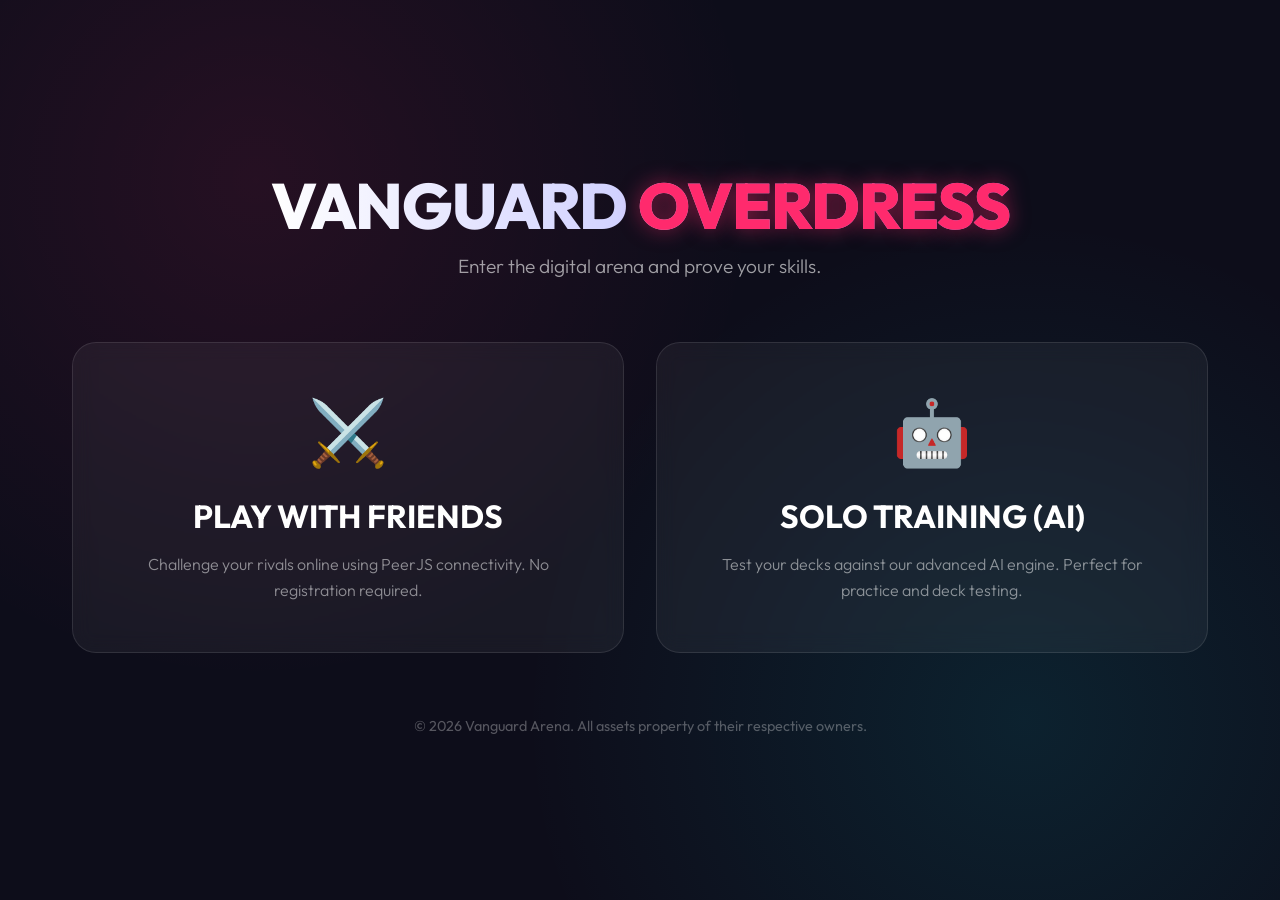
<file: index.html>
<!DOCTYPE html>
<html lang="en">
<head>
    <meta charset="UTF-8">
    <meta name="viewport" content="width=device-width, initial-scale=1.0">
    <title>Vanguard overDress Online - Home</title>
    <link href="https://fonts.googleapis.com/css2?family=Outfit:wght@300;400;600;800&display=swap" rel="stylesheet">
    <link rel="stylesheet" href="menu.css">
</head>
<body>
    <div class="home-container">
        <header class="hero-section">
            <h1 class="logo">VANGUARD <span>OVERDRESS</span></h1>
            <p class="subtitle">Enter the digital arena and prove your skills.</p>
        </header>

        <main class="menu-options">
            <a href="lobby.html" class="menu-card friends">
                <span class="card-icon">⚔️</span>
                <h2 class="card-title">PLAY WITH FRIENDS</h2>
                <p class="card-desc">Challenge your rivals online using PeerJS connectivity. No registration required.</p>
            </a>

            <div id="play-ai-btn" class="menu-card ai">
                <span class="card-icon">🤖</span>
                <h2 class="card-title">SOLO TRAINING (AI)</h2>
                <p class="card-desc">Test your decks against our advanced AI engine. Perfect for practice and deck testing.</p>
            </div>
        </main>

        <footer class="footer">
            &copy; 2026 Vanguard Arena. All assets property of their respective owners.
        </footer>
    </div>

    <!-- AI Setup Modal -->
    <div id="ai-setup-overlay" class="setup-overlay hidden">
        <div class="setup-card">
            <h3>BATTLE SETUP</h3>
            
            <div class="setup-row">
                <label>YOUR DECK</label>
                <select id="player-deck-select" class="glass-select">
                    <option value="bruce">Diabolos, Bruce (Dark States)</option>
                    <option value="magnolia">Sylvan Horned Beast, Magnolia (Stoicheia)</option>
                    <option value="youthberk">Youthberk (Keter Sanctuary)</option>
                    <option value="avantgarda">Blue Deathster, Avantgarda (Brandt Gate)</option>
                    <option value="majesty">Majesty Lord Blaster (Keter Sanctuary)</option>
                    <option value="nirvana">Nirvana Jheva (Dragon Empire)</option>
                    <option value="overlord">Dragonic Overlord the End (Dragon Empire)</option>
                    <option value="greedon">Avaricious Demonic Dragon, Greedon (Dark States)</option>
                    <option value="seraph">Aurora Battle Princess, Seraph Snow (Brandt Gate)</option>
                    <option value="zorga">Mysterious Rain Spiritualist, Zorga (Stoicheia)</option>
                </select>
            </div>

            <div class="setup-row">
                <label>AI DECK</label>
                <select id="ai-deck-select" class="glass-select">
                    <option value="bruce">Diabolos, Bruce (Aggro)</option>
                    <option value="magnolia">Sylvan, Magnolia (6-Attack)</option>
                    <option value="youthberk">Youthberk (Combo)</option>
                    <option value="avantgarda">Avantgarda (Strategy)</option>
                    <option value="overlord">Overlord the End</option>
                    <option value="greedon">Greedon Masques (7-Damage)</option>
                    <option value="seraph">Seraph Snow (Prison)</option>
                    <option value="zorga">Zorga Masques (Alchemagic)</option>
                </select>
            </div>

            <div class="setup-row">
                <label>DIFFICULTY</label>
                <select id="ai-difficulty" class="glass-select">
                    <option value="hard">Hard (Heuristic Engine)</option>
                    <option value="easy">Easy (Casual)</option>
                </select>
            </div>

            <div style="display: flex; gap: 10px; margin-top: 1rem;">
                <button id="cancel-ai-btn" class="glass-select" style="flex: 1; background: rgba(255,255,255,0.05);">CANCEL</button>
                <button id="confirm-ai-start-btn" class="primary-btn" style="flex: 2; margin-top: 0;">START BATTLE</button>
            </div>
        </div>
    </div>

    <script>
        const playAiBtn = document.getElementById('play-ai-btn');
        const aiOverlay = document.getElementById('ai-setup-overlay');
        const cancelAiBtn = document.getElementById('cancel-ai-btn');
        const confirmAiBtn = document.getElementById('confirm-ai-start-btn');

        playAiBtn.addEventListener('click', () => {
            aiOverlay.classList.remove('hidden');
        });

        cancelAiBtn.addEventListener('click', () => {
            aiOverlay.classList.add('hidden');
        });

        confirmAiBtn.addEventListener('click', () => {
            const playerDeck = document.getElementById('player-deck-select').value;
            const aiDeck = document.getElementById('ai-deck-select').value;
            const difficulty = document.getElementById('ai-difficulty').value;

            // Redirect to game.html with AI parameters
            window.location.href = `game.html?mode=ai&playerDeck=${playerDeck}&aiDeck=${aiDeck}&difficulty=${difficulty}`;
        });
    </script>
</body>
</html>
</file>
<file: menu.css>
:root {
    --primary: #ff2a6d;
    --secondary: #05d9e8;
    --accent: #ff00ff;
    --dark-bg: #0d0d1a;
    --glass: rgba(255, 255, 255, 0.05);
    --glass-border: rgba(255, 255, 255, 0.1);
    --glass-hover: rgba(255, 255, 255, 0.1);
}

* {
    margin: 0;
    padding: 0;
    box-sizing: border-box;
}

body {
    font-family: 'Outfit', sans-serif;
    background-color: var(--dark-bg);
    color: white;
    min-height: 100vh;
    display: flex;
    justify-content: center;
    align-items: center;
    background-image: 
        radial-gradient(circle at 20% 20%, rgba(255, 42, 109, 0.1) 0%, transparent 40%),
        radial-gradient(circle at 80% 80%, rgba(5, 217, 232, 0.1) 0%, transparent 40%);
    overflow-x: hidden;
    overflow-y: auto;
    padding: 2rem 1rem;
}

.home-container {
    width: 100%;
    max-width: 1200px;
    padding: 2rem;
    display: flex;
    flex-direction: column;
    align-items: center;
    animation: fadeIn 1s ease-out;
}

@keyframes fadeIn {
    from { opacity: 0; transform: translateY(20px); }
    to { opacity: 1; transform: translateY(0); }
}

.hero-section {
    text-align: center;
    margin-bottom: 4rem;
}

.logo {
    font-size: 4rem;
    font-weight: 800;
    letter-spacing: -1px;
    margin-bottom: 0.5rem;
    text-transform: uppercase;
    background: linear-gradient(to right, white, #a0a0ff);
    -webkit-background-clip: text;
    background-clip: text;
    -webkit-text-fill-color: transparent;
}

.logo span {
    color: var(--primary);
    -webkit-text-fill-color: var(--primary);
    text-shadow: 0 0 20px rgba(255, 42, 109, 0.5);
}

.subtitle {
    font-size: 1.2rem;
    color: rgba(255, 255, 255, 0.6);
    font-weight: 300;
}

.menu-options {
    display: grid;
    grid-template-columns: repeat(auto-fit, minmax(350px, 1fr));
    gap: 2rem;
    width: 100%;
}

.menu-card {
    background: var(--glass);
    border: 1px solid var(--glass-border);
    backdrop-filter: blur(10px);
    border-radius: 24px;
    padding: 3rem;
    text-align: center;
    transition: all 0.3s cubic-bezier(0.4, 0, 0.2, 1);
    cursor: pointer;
    position: relative;
    overflow: hidden;
    text-decoration: none;
    color: white;
}

.menu-card::before {
    content: '';
    position: absolute;
    top: 0;
    left: 0;
    width: 100%;
    height: 100%;
    background: linear-gradient(45deg, transparent, rgba(255, 255, 255, 0.05), transparent);
    transform: translateX(-100%);
    transition: 0.6s;
}

.menu-card:hover {
    transform: translateY(-10px);
    background: var(--glass-hover);
    border-color: rgba(255, 255, 255, 0.2);
    box-shadow: 0 20px 40px rgba(0, 0, 0, 0.4);
}

.menu-card:hover::before {
    transform: translateX(100%);
}

.menu-card.friends:hover {
    border-color: var(--secondary);
    box-shadow: 0 0 30px rgba(5, 217, 232, 0.2);
}

.menu-card.ai:hover {
    border-color: var(--primary);
    box-shadow: 0 0 30px rgba(255, 42, 109, 0.2);
}

.card-icon {
    font-size: 4rem;
    margin-bottom: 1.5rem;
    display: block;
}

.card-title {
    font-size: 2rem;
    font-weight: 700;
    margin-bottom: 1rem;
}

.card-desc {
    color: rgba(255, 255, 255, 0.5);
    line-height: 1.6;
    font-weight: 300;
}

.footer {
    margin-top: 4rem;
    font-size: 0.9rem;
    color: rgba(255,255,255,0.3);
}

/* AI Setup Modal Styles */
.setup-overlay {
    position: fixed;
    top: 0;
    left: 0;
    width: 100%;
    height: 100%;
    background: rgba(0, 0, 0, 0.8);
    backdrop-filter: blur(8px);
    display: flex;
    justify-content: center;
    align-items: center;
    z-index: 1000;
}

.setup-card {
    background: #151525;
    border: 1px solid var(--primary);
    padding: 3rem;
    border-radius: 24px;
    width: 100%;
    max-width: 500px;
    box-shadow: 0 0 50px rgba(255, 42, 109, 0.2);
    animation: zoomIn 0.3s ease-out;
}

@keyframes zoomIn {
    from { transform: scale(0.9); opacity: 0; }
    to { transform: scale(1); opacity: 1; }
}

.setup-card h3 {
    font-size: 2rem;
    color: var(--primary);
    margin-bottom: 2rem;
    text-align: center;
    font-weight: 800;
}

.setup-row {
    margin-bottom: 1.5rem;
}

.setup-row label {
    display: block;
    font-size: 0.8rem;
    text-transform: uppercase;
    letter-spacing: 1px;
    color: rgba(255, 255, 255, 0.5);
    margin-bottom: 0.5rem;
}

.glass-select {
    width: 100%;
    background: rgba(255, 255, 255, 0.05);
    border: 1px solid rgba(255, 255, 255, 0.1);
    color: white;
    padding: 1rem;
    border-radius: 12px;
    font-family: inherit;
    font-size: 1rem;
    outline: none;
    cursor: pointer;
    transition: 0.3s;
}

.glass-select:focus {
    border-color: var(--primary);
    background: rgba(255, 255, 255, 0.1);
}

.primary-btn {
    width: 100%;
    background: var(--primary);
    color: white;
    border: none;
    padding: 1rem;
    border-radius: 12px;
    font-size: 1.1rem;
    font-weight: 700;
    cursor: pointer;
    transition: 0.3s;
    margin-top: 1rem;
}

.primary-btn:hover {
    transform: scale(1.02);
    box-shadow: 0 0 20px rgba(255, 42, 109, 0.4);
}

.hidden { display: none !important; }

/* Responsive Media Queries */
@media screen and (max-width: 1024px) {
    .logo { font-size: 3rem; }
    .menu-card { padding: 2rem; }
}

@media screen and (max-width: 768px) {
    .logo { font-size: 2.5rem; }
    .hero-section { margin-bottom: 2rem; }
    .menu-options { grid-template-columns: 1fr; }
    .card-icon { font-size: 3rem; }
    .card-title { font-size: 1.5rem; }
    .setup-card { padding: 1.5rem; margin: 1rem; }
    .setup-card h3 { font-size: 1.5rem; }
}
</file>
